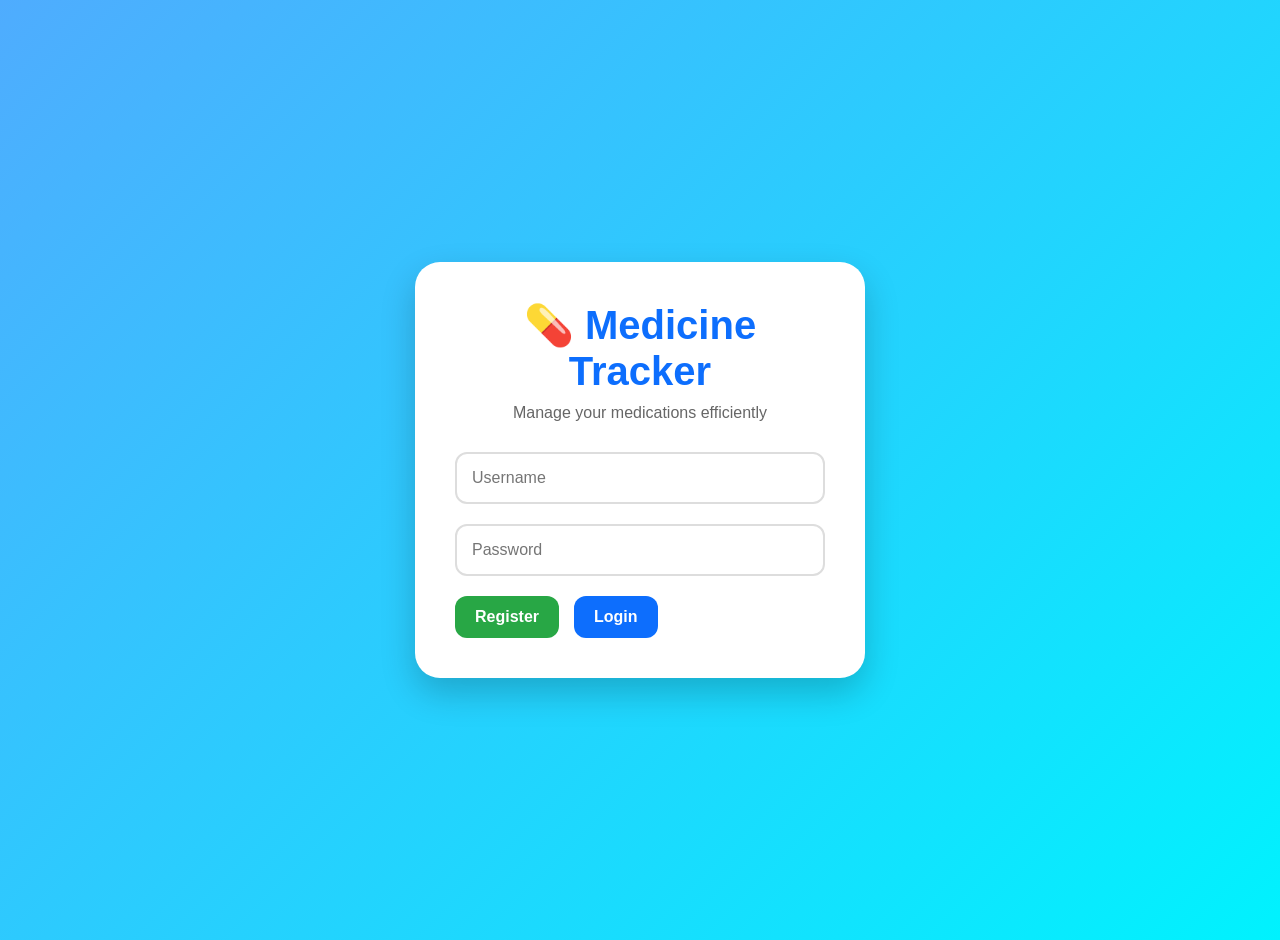
<file: index.html>
<!DOCTYPE html>
<html lang="en">
<head>
    <meta charset="UTF-8">
    <meta name="viewport" content="width=device-width, initial-scale=1.0">
    <title>Medicine Tracker</title>

    <link rel="stylesheet" href="style.css">
</head>
<body>

    <div class="login-container">

        <div class="login-box">

            <h1>💊 Medicine Tracker</h1>

            <p class="subtitle">
                Manage your medications efficiently
            </p>

            <input
                type="text"
                id="username"
                placeholder="Username">

            <input
                type="password"
                id="password"
                placeholder="Password">

            <div class="btn-group">

                <button
                    class="register-btn"
                    onclick="register()">
                    Register
                </button>

                <button
                    class="login-btn"
                    onclick="login()">
                    Login
                </button>

            </div>

        </div>

    </div>

    <script src="script.js"></script>

</body>
</html>
</file>
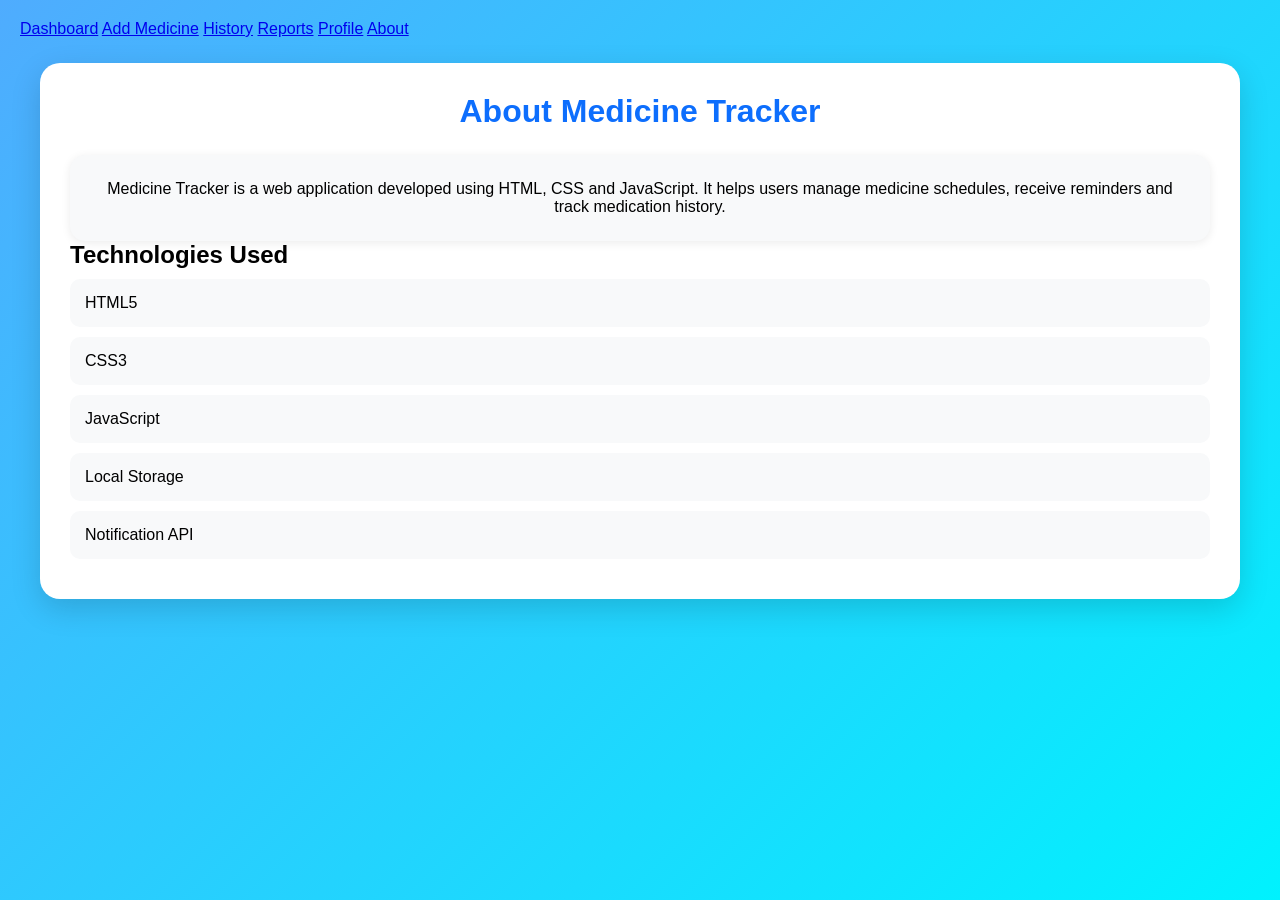
<file: about.html>
<!DOCTYPE html>
<html>
<head>
<title>About Project</title>
<link rel="stylesheet" href="style.css">
</head>
<body>

<nav>
<a href="dashboard.html">Dashboard</a>
<a href="addmedicine.html">Add Medicine</a>
<a href="history.html">History</a>
<a href="reports.html">Reports</a>
<a href="profile.html">Profile</a>
<a href="about.html">About</a>
</nav>

<div class="container">

<h1>About Medicine Tracker</h1>

<div class="card">

<p>
Medicine Tracker is a web application
developed using HTML, CSS and JavaScript.
It helps users manage medicine schedules,
receive reminders and track medication history.
</p>

</div>

<h2>Technologies Used</h2>

<ul>
<li>HTML5</li>
<li>CSS3</li>
<li>JavaScript</li>
<li>Local Storage</li>
<li>Notification API</li>
</ul>

</div>

<script src="script.js"></script>

</body>
</html>
</file>
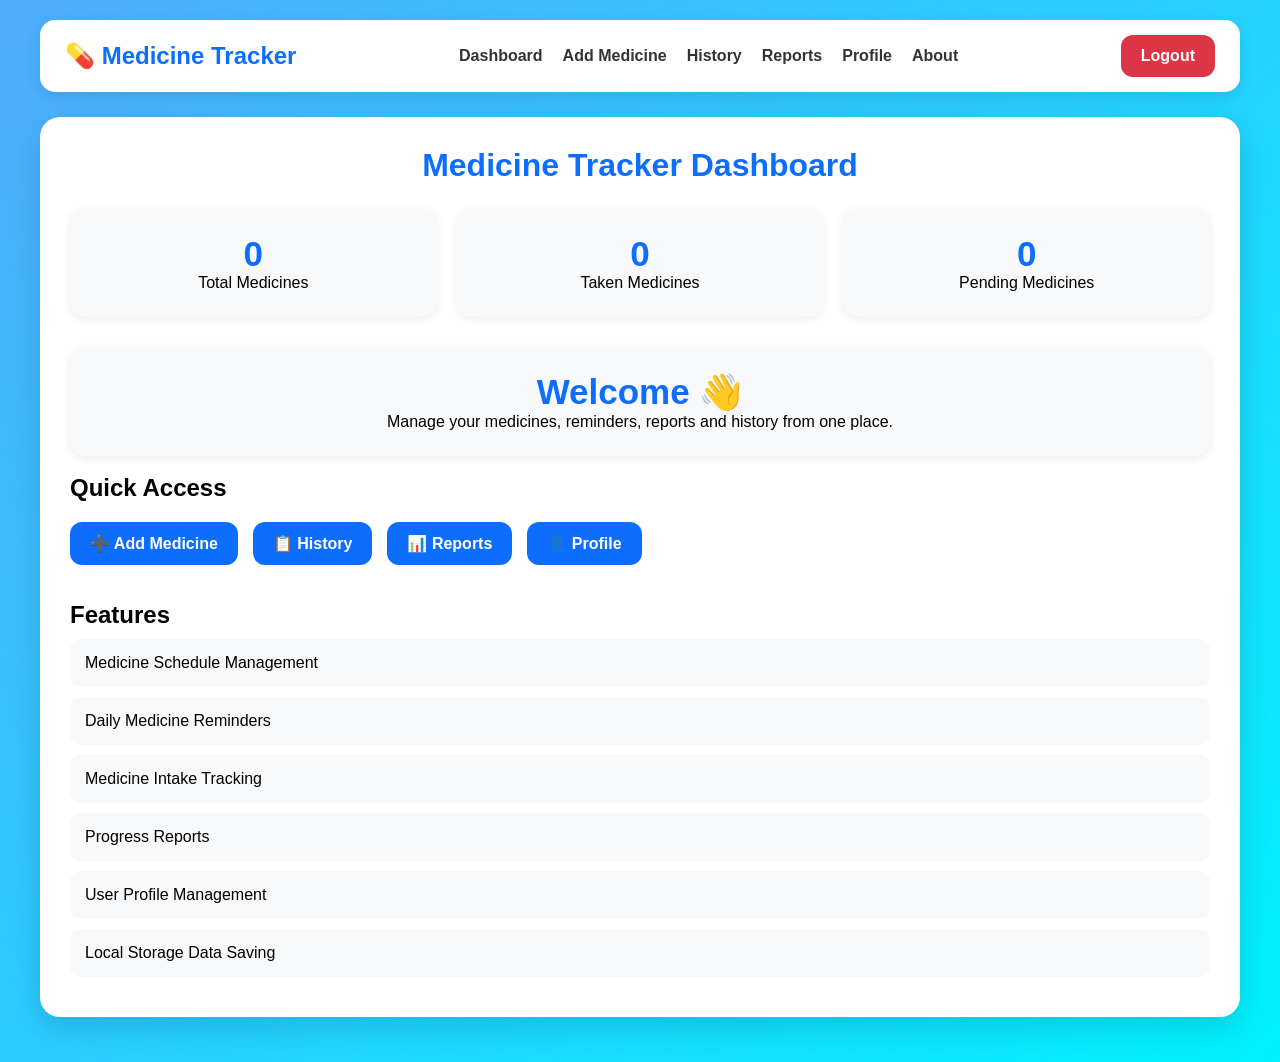
<file: dashboard.html>
<!DOCTYPE html>
<html lang="en">

<head>
    <meta charset="UTF-8">
    <meta name="viewport" content="width=device-width, initial-scale=1.0">
    <title>Medicine Tracker Dashboard</title>

    <link rel="stylesheet" href="style.css">
</head>

<body>

    <!-- Navigation Bar -->

    <nav class="navbar">

        <div class="logo">
            💊 Medicine Tracker
        </div>

        <div class="nav-links">

            <a href="dashboard.html">Dashboard</a>

            <a href="addmedicine.html">
                Add Medicine
            </a>

            <a href="history.html">
                History
            </a>

            <a href="reports.html">
                Reports
            </a>

            <a href="profile.html">
                Profile
            </a>

            <a href="about.html">
                About
            </a>

        </div>

        <button class="logout-btn" onclick="logout()">
    Logout
</button>

    </nav>

    <!-- Main Dashboard -->

    <div class="container">

        <h1>Medicine Tracker Dashboard</h1>

        <!-- Statistics -->

        <div class="stats">

            <div class="card">
                <h2 id="totalMed">0</h2>
                <p>Total Medicines</p>
            </div>

            <div class="card">
                <h2 id="takenMed">0</h2>
                <p>Taken Medicines</p>
            </div>

            <div class="card">
                <h2 id="pendingMed">0</h2>
                <p>Pending Medicines</p>
            </div>

        </div>

        <!-- Welcome -->

        <div class="card">

            <h2>Welcome 👋</h2>

            <p>
                Manage your medicines,
                reminders, reports and history
                from one place.
            </p>

        </div>

        <br>

        <!-- Quick Access -->

        <h2>Quick Access</h2>

        <div class="quick-buttons">

            <a href="addmedicine.html">
                <button>
                    ➕ Add Medicine
                </button>
            </a>

            <a href="history.html">
                <button>
                    📋 History
                </button>
            </a>

            <a href="reports.html">
                <button>
                    📊 Reports
                </button>
            </a>

            <a href="profile.html">
                <button>
                    👤 Profile
                </button>
            </a>

        </div>

        <br><br>

        <!-- Features -->

        <h2>Features</h2>

        <ul>

            <li>
                Medicine Schedule Management
            </li>

            <li>
                Daily Medicine Reminders
            </li>

            <li>
                Medicine Intake Tracking
            </li>

            <li>
                Progress Reports
            </li>

            <li>
                User Profile Management
            </li>

            <li>
                Local Storage Data Saving
            </li>

        </ul>

    </div>

    <script src="script.js"></script>

</body>

</html>
</file>
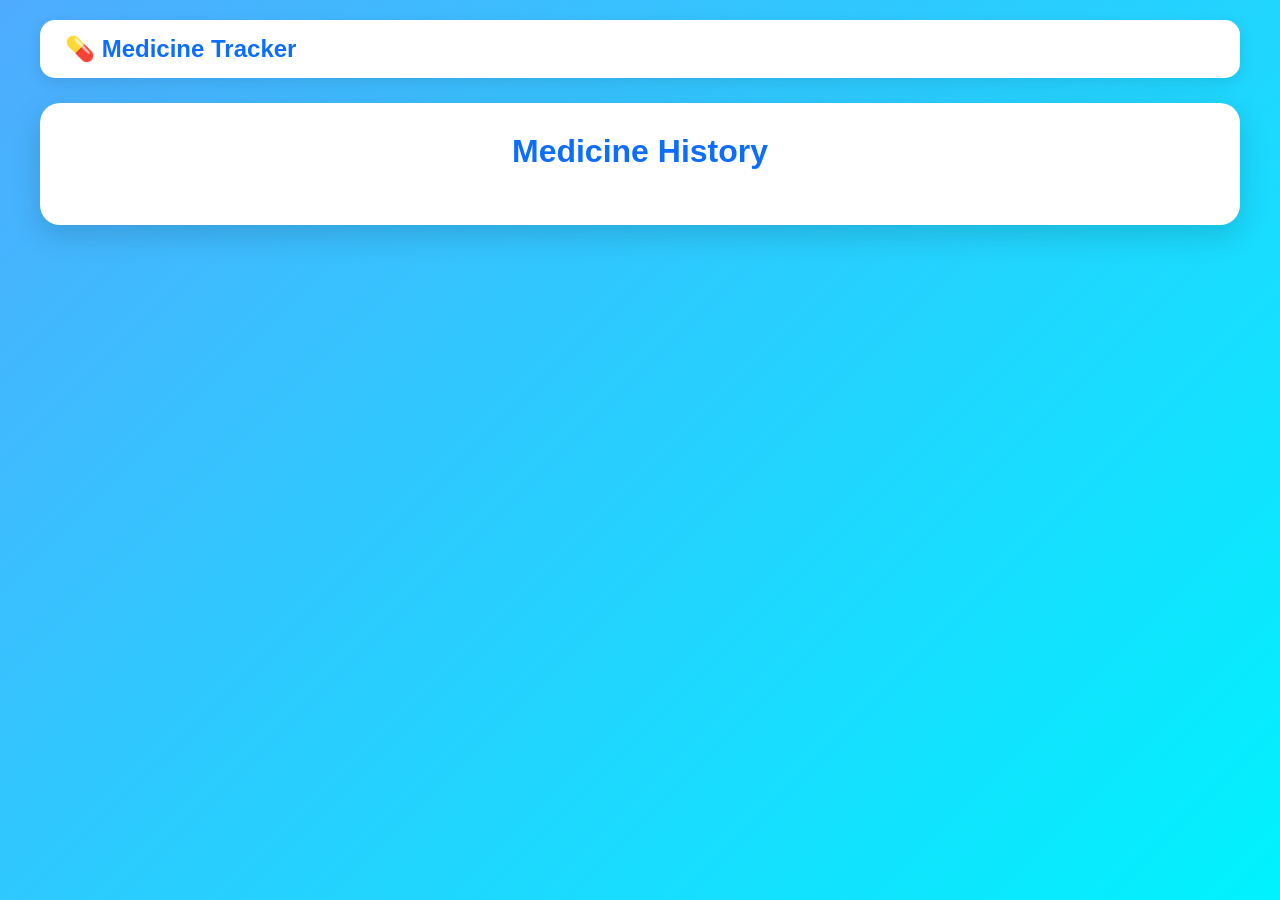
<file: history.html>
<!DOCTYPE html>
<html lang="en">
<head>
    <meta charset="UTF-8">
    <meta name="viewport" content="width=device-width, initial-scale=1.0">
    <title>Medicine History</title>
    <link rel="stylesheet" href="style.css">
</head>
<body>

<nav class="navbar">
    <div class="logo">💊 Medicine Tracker</div>
</nav>

<div class="container">

    <h1>Medicine History</h1>

    <ul id="historyList"></ul>

</div>

<script src="script.js"></script>

</body>
</html>
</file>
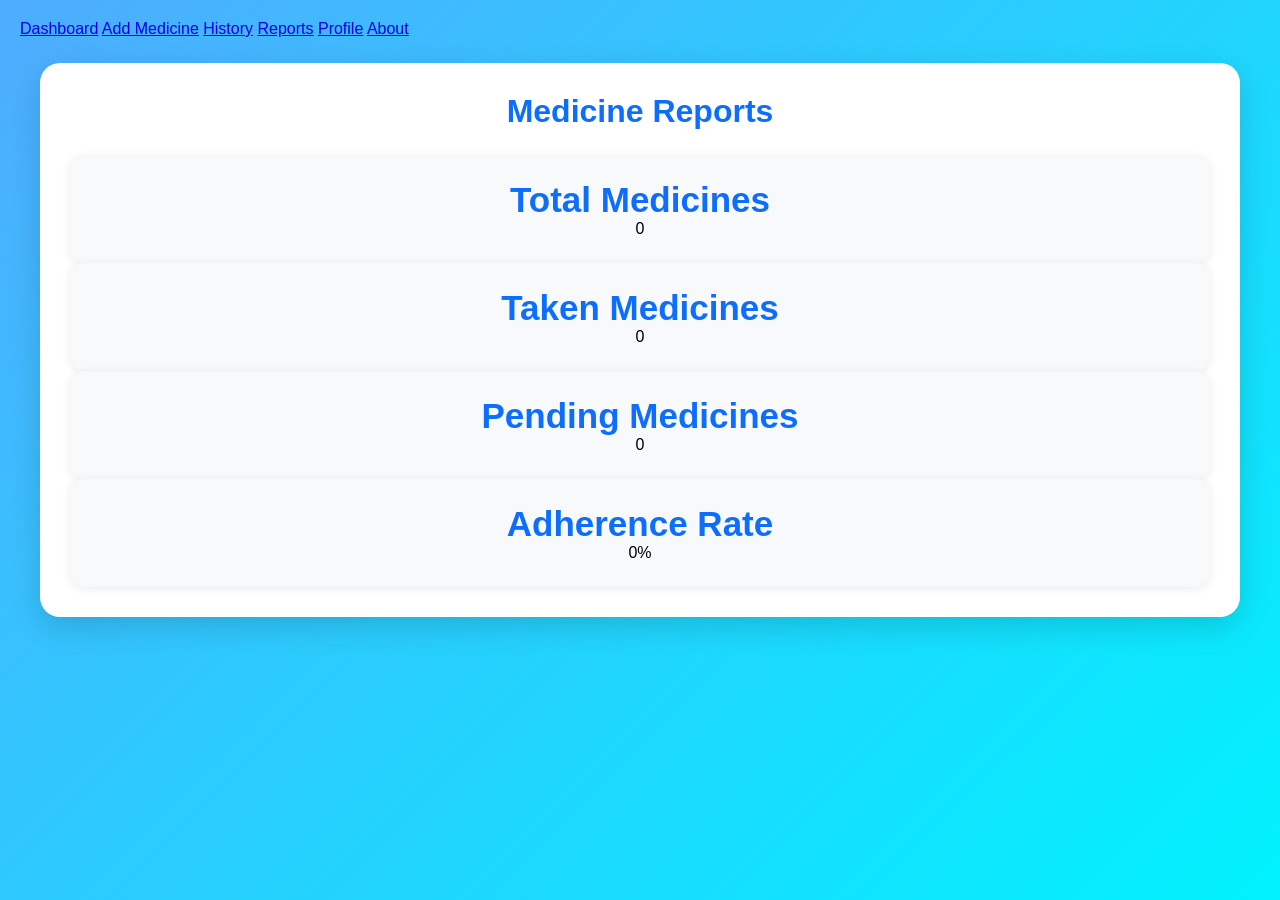
<file: reports.html>
<!DOCTYPE html>
<html>
<head>
<title>Reports</title>
<link rel="stylesheet" href="style.css">
</head>
<body>

<nav>
<a href="dashboard.html">Dashboard</a>
<a href="addmedicine.html">Add Medicine</a>
<a href="history.html">History</a>
<a href="reports.html">Reports</a>
<a href="profile.html">Profile</a>
<a href="about.html">About</a>
</nav>

<div class="container">

<h1>Medicine Reports</h1>

<div class="card">
<h2>Total Medicines</h2>
<p id="reportTotal">0</p>
</div>

<div class="card">
<h2>Taken Medicines</h2>
<p id="reportTaken">0</p>
</div>

<div class="card">
<h2>Pending Medicines</h2>
<p id="reportPending">0</p>
</div>

<div class="card">
<h2>Adherence Rate</h2>
<p id="reportRate">0%</p>
</div>

</div>

<script src="script.js"></script>

</body>
</html>
</file>
<file: style.css>
/* RESET */

*{
    margin:0;
    padding:0;
    box-sizing:border-box;
    font-family:'Segoe UI',sans-serif;
}

/* BODY */

body{
    min-height:100vh;
    background:linear-gradient(
        135deg,
        #4facfe,
        #00f2fe
    );
    padding:20px;
}

/* LOGIN PAGE */

.login-container{
    min-height:100vh;
    display:flex;
    justify-content:center;
    align-items:center;
}

.login-box{
    width:100%;
    max-width:450px;
    background:white;
    padding:40px;
    border-radius:25px;
    box-shadow:0 15px 35px rgba(0,0,0,0.2);
}

.login-box h1{
    text-align:center;
    color:#0d6efd;
    margin-bottom:10px;
    font-size:40px;
}

.subtitle{
    text-align:center;
    color:#666;
    margin-bottom:30px;
}

/* INPUTS */

input{
    width:100%;
    padding:15px;
    margin-bottom:20px;
    border:2px solid #ddd;
    border-radius:12px;
    font-size:16px;
    transition:0.3s;
}

input:focus{
    border-color:#0d6efd;
    outline:none;
    box-shadow:0 0 10px rgba(13,110,253,0.2);
}

/* BUTTONS */

button{
    padding:12px 20px;
    border:none;
    border-radius:12px;
    font-size:16px;
    font-weight:bold;
    cursor:pointer;
    transition:0.3s;
}

button:hover{
    transform:translateY(-2px);
}

.btn-group{
    display:flex;
    gap:15px;
}

.register-btn{
    background:#28a745;
    color:white;
}

.login-btn{
    background:#0d6efd;
    color:white;
}

.logout-btn{
    background:#dc3545;
    color:white;
}

/* NAVBAR */

.navbar{
    max-width:1200px;
    margin:auto;
    background:white;
    padding:15px 25px;
    border-radius:15px;

    display:flex;
    justify-content:space-between;
    align-items:center;

    box-shadow:0 5px 15px rgba(0,0,0,0.1);
}

.logo{
    font-size:24px;
    font-weight:bold;
    color:#0d6efd;
}

.nav-links{
    display:flex;
    gap:20px;
    flex-wrap:wrap;
}

.nav-links a{
    text-decoration:none;
    color:#333;
    font-weight:600;
}

.nav-links a:hover{
    color:#0d6efd;
}

/* MAIN CONTAINER */

.container{
    max-width:1200px;
    margin:25px auto;
    background:white;
    padding:30px;
    border-radius:20px;
    box-shadow:0 10px 30px rgba(0,0,0,0.15);
}

.container h1{
    color:#0d6efd;
    text-align:center;
    margin-bottom:25px;
}

/* DASHBOARD STATS */

.stats{
    display:flex;
    gap:20px;
    margin-bottom:30px;
}

.card{
    flex:1;
    background:#f8f9fa;
    padding:25px;
    border-radius:15px;
    text-align:center;
    box-shadow:0 2px 10px rgba(0,0,0,0.08);
}

.card h2{
    color:#0d6efd;
    font-size:35px;
}

/* QUICK BUTTONS */

.quick-buttons{
    display:flex;
    gap:15px;
    margin-top:20px;
}

.quick-buttons button{
    background:#0d6efd;
    color:white;
}

/* LIST */

ul{
    list-style:none;
}

li{
    background:#f8f9fa;
    padding:15px;
    margin:10px 0;
    border-radius:10px;
}

/* RESPONSIVE */

@media(max-width:768px){

    .navbar{
        flex-direction:column;
        gap:15px;
    }

    .stats{
        flex-direction:column;
    }

    .quick-buttons{
        flex-direction:column;
    }

    .btn-group{
        flex-direction:column;
    }

    .login-box{
        padding:25px;
    }

    .login-box h1{
        font-size:30px;
    }
}
</file>
